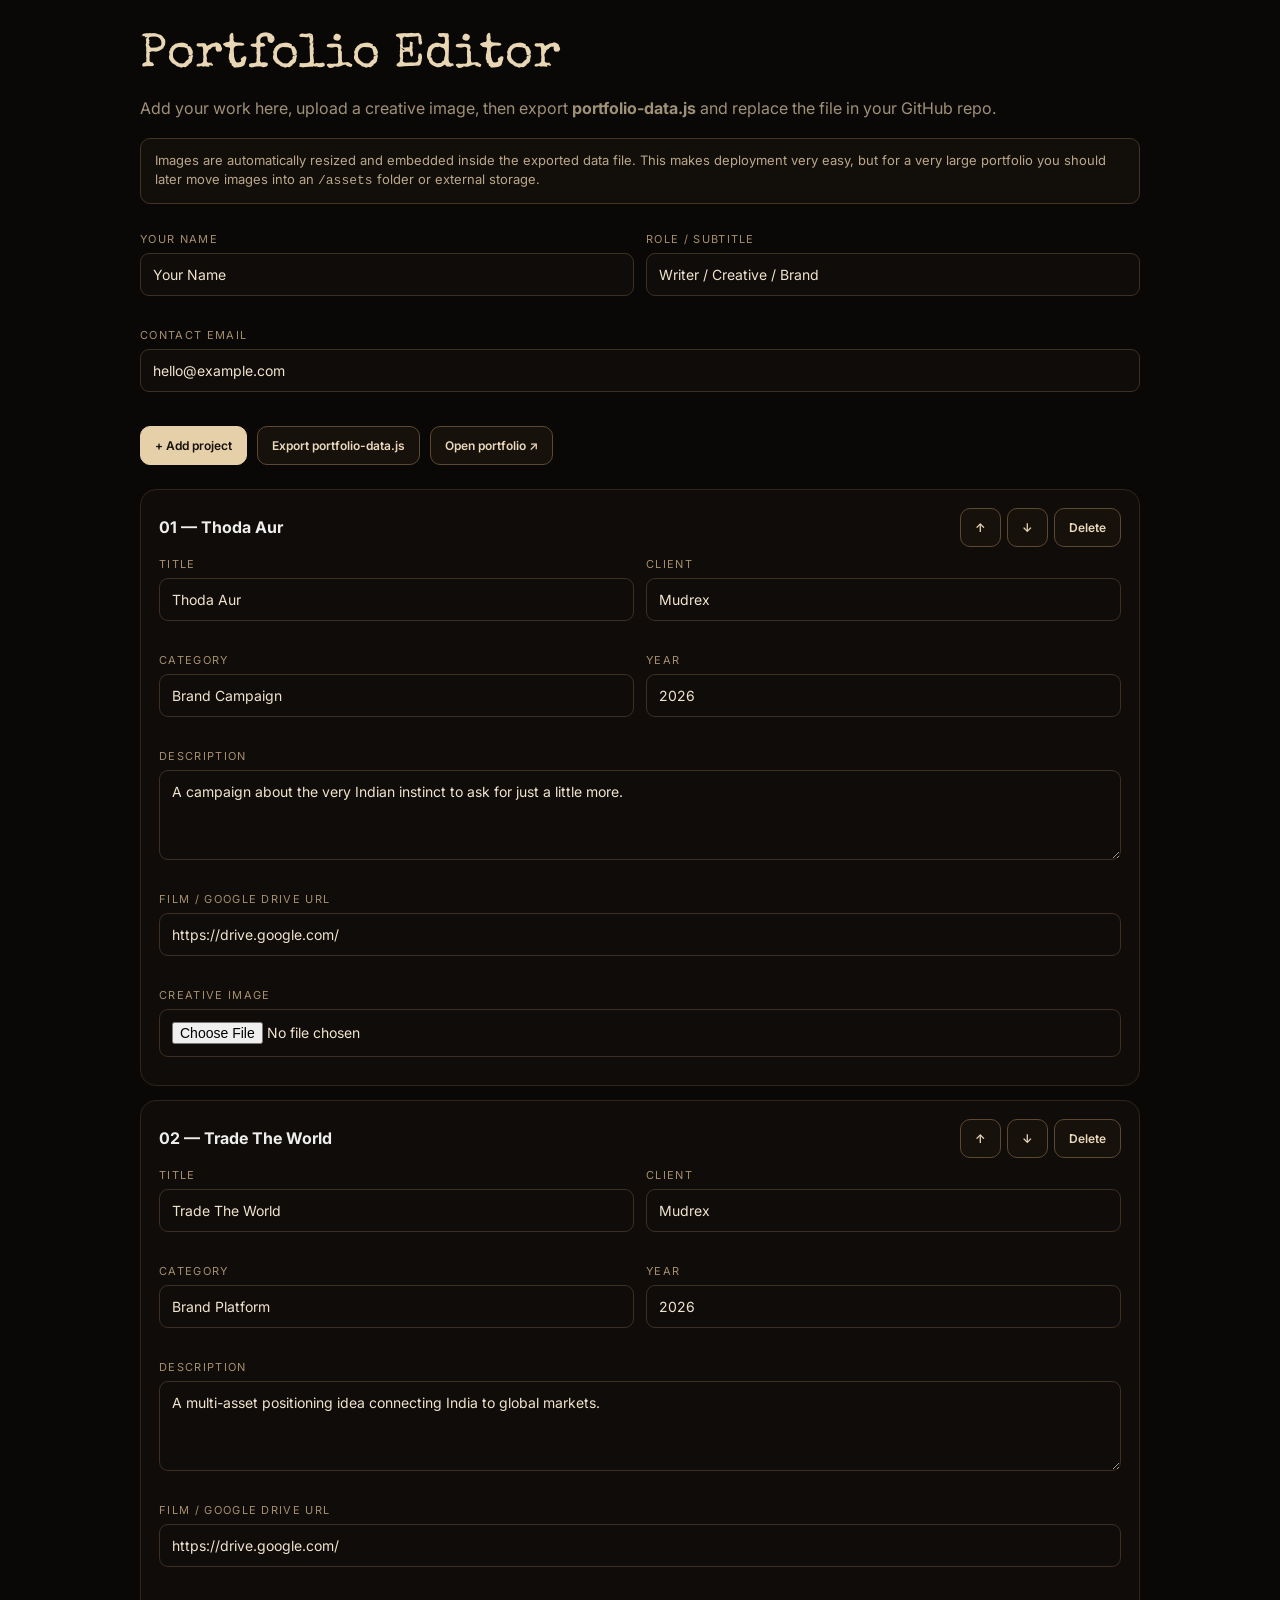
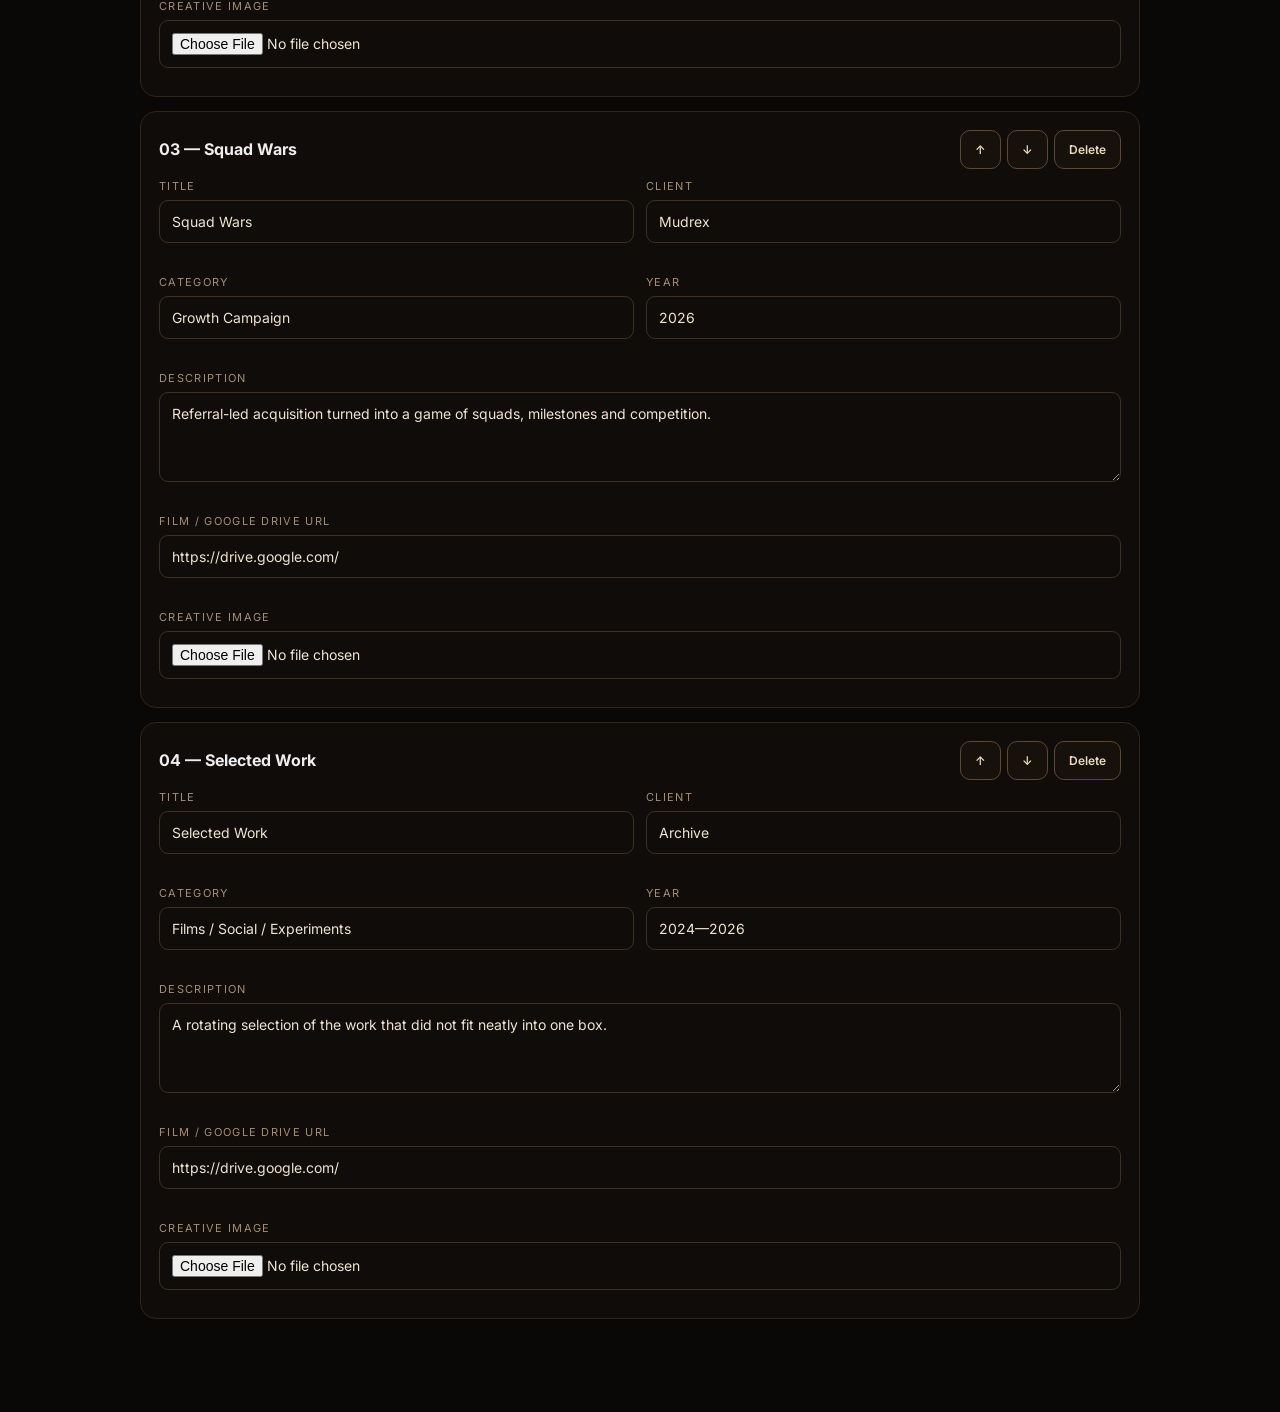
<file: admin.html>
<!doctype html><html lang="en"><head><meta charset="utf-8"><meta name="viewport" content="width=device-width,initial-scale=1"><title>Portfolio Editor</title><link rel="preconnect" href="https://fonts.googleapis.com"><link rel="preconnect" href="https://fonts.gstatic.com" crossorigin><link href="https://fonts.googleapis.com/css2?family=Inter:wght@400;500;600&family=Special+Elite&display=swap" rel="stylesheet"><style>
*{box-sizing:border-box}body{margin:0;background:#0a0806;color:#eee;font-family:Inter,system-ui,sans-serif}.wrap{max-width:1040px;margin:auto;padding:32px 20px 80px}h1{font:48px/1 "Special Elite",monospace;margin:0 0 8px;color:#e8d6b4}.muted{color:#9f9078;line-height:1.6}.toolbar{display:flex;gap:10px;flex-wrap:wrap;margin:24px 0}button,.btn{border:1px solid #5d4930;background:#17110c;color:#ead9bb;padding:11px 14px;border-radius:10px;cursor:pointer;text-decoration:none;font:600 12px Inter}.primary{background:#e6d0aa;color:#17110c;border-color:#e6d0aa}.grid{display:grid;grid-template-columns:1fr 1fr;gap:12px}.field{display:flex;flex-direction:column;gap:7px;margin:10px 0}.field.full{grid-column:1/-1}label{font-size:11px;letter-spacing:.12em;color:#a68f6e}input,textarea{width:100%;background:#100c09;border:1px solid #3d3023;border-radius:9px;color:#f0e4cf;padding:12px;font:14px Inter}textarea{min-height:90px;resize:vertical}.card{background:#0f0c09;border:1px solid #2f251b;border-radius:16px;padding:18px;margin:14px 0}.card-head{display:flex;justify-content:space-between;align-items:center;gap:10px}.card h3{margin:0;font-size:16px}.actions{display:flex;gap:6px}.thumb{margin-top:10px;max-width:220px;max-height:140px;border:1px solid #3a2c20;border-radius:8px}.note{padding:12px 14px;border:1px solid #433421;background:#120e0a;border-radius:10px;color:#bba88b;font-size:13px;line-height:1.5}@media(max-width:700px){.grid{grid-template-columns:1fr}.field.full{grid-column:auto}}
</style></head><body><div class="wrap"><h1>Portfolio Editor</h1><p class="muted">Add your work here, upload a creative image, then export <b>portfolio-data.js</b> and replace the file in your GitHub repo.</p><div class="note">Images are automatically resized and embedded inside the exported data file. This makes deployment very easy, but for a very large portfolio you should later move images into an <code>/assets</code> folder or external storage.</div><div class="grid" style="margin-top:18px"><div class="field"><label>YOUR NAME</label><input id="owner"></div><div class="field"><label>ROLE / SUBTITLE</label><input id="subtitle"></div><div class="field full"><label>CONTACT EMAIL</label><input id="contact" type="email"></div></div><div class="toolbar"><button class="primary" id="add">+ Add project</button><button id="export">Export portfolio-data.js</button><a class="btn" href="index.html">Open portfolio ↗</a></div><div id="projects"></div></div><script src="portfolio-data.js"></script><script>
let data=structuredClone(window.PORTFOLIO_DATA||{owner:'',subtitle:'',contact:'',projects:[]});const qs=s=>document.querySelector(s);qs('#owner').value=data.owner||'';qs('#subtitle').value=data.subtitle||'';qs('#contact').value=data.contact||'';
function esc(s=''){return s.replace(/[&<>\"]/g,m=>({'&':'&amp;','<':'&lt;','>':'&gt;','"':'&quot;'}[m]))}
function render(){const root=qs('#projects');root.innerHTML='';data.projects.forEach((p,i)=>{const c=document.createElement('div');c.className='card';c.innerHTML=`<div class="card-head"><h3>${String(i+1).padStart(2,'0')} — ${esc(p.title||'Untitled')}</h3><div class="actions"><button data-up="${i}">↑</button><button data-down="${i}">↓</button><button data-del="${i}">Delete</button></div></div><div class="grid"><div class="field"><label>TITLE</label><input data-k="title" data-i="${i}" value="${esc(p.title||'')}"></div><div class="field"><label>CLIENT</label><input data-k="client" data-i="${i}" value="${esc(p.client||'')}"></div><div class="field"><label>CATEGORY</label><input data-k="category" data-i="${i}" value="${esc(p.category||'')}"></div><div class="field"><label>YEAR</label><input data-k="year" data-i="${i}" value="${esc(p.year||'')}"></div><div class="field full"><label>DESCRIPTION</label><textarea data-k="description" data-i="${i}">${esc(p.description||'')}</textarea></div><div class="field full"><label>FILM / GOOGLE DRIVE URL</label><input data-k="playUrl" data-i="${i}" value="${esc(p.playUrl||'')}"></div><div class="field full"><label>CREATIVE IMAGE</label><input type="file" accept="image/*" data-file="${i}">${p.image?`<img class="thumb" src="${p.image}">`:''}</div></div>`;root.appendChild(c)});root.querySelectorAll('[data-k]').forEach(el=>el.oninput=()=>{data.projects[+el.dataset.i][el.dataset.k]=el.value;save()});root.querySelectorAll('[data-file]').forEach(el=>el.onchange=async()=>{const f=el.files[0];if(!f)return;data.projects[+el.dataset.file].image=await resizeImage(f,1600,.84);save();render()});root.querySelectorAll('[data-del]').forEach(b=>b.onclick=()=>{data.projects.splice(+b.dataset.del,1);save();render()});root.querySelectorAll('[data-up]').forEach(b=>b.onclick=()=>move(+b.dataset.up,-1));root.querySelectorAll('[data-down]').forEach(b=>b.onclick=()=>move(+b.dataset.down,1));}
function move(i,d){const j=i+d;if(j<0||j>=data.projects.length)return;[data.projects[i],data.projects[j]]=[data.projects[j],data.projects[i]];save();render()}
function save(){data.owner=qs('#owner').value;data.subtitle=qs('#subtitle').value;data.contact=qs('#contact').value;localStorage.setItem('portfolioDraft',JSON.stringify(data))}['owner','subtitle','contact'].forEach(id=>qs('#'+id).oninput=save);
const draft=localStorage.getItem('portfolioDraft');if(draft){try{data=JSON.parse(draft);qs('#owner').value=data.owner||'';qs('#subtitle').value=data.subtitle||'';qs('#contact').value=data.contact||''}catch(e){}}
qs('#add').onclick=()=>{data.projects.push({title:'New Project',client:'',category:'',year:new Date().getFullYear().toString(),description:'',image:'',playUrl:''});save();render()};
qs('#export').onclick=()=>{save();const blob=new Blob(['window.PORTFOLIO_DATA = '+JSON.stringify(data,null,2)+';'],{type:'text/javascript'});const a=document.createElement('a');a.href=URL.createObjectURL(blob);a.download='portfolio-data.js';a.click();setTimeout(()=>URL.revokeObjectURL(a.href),500)};
function resizeImage(file,max=1600,q=.84){return new Promise((res,rej)=>{const img=new Image();img.onload=()=>{let w=img.width,h=img.height;const r=Math.min(1,max/Math.max(w,h));w=Math.round(w*r);h=Math.round(h*r);const c=document.createElement('canvas');c.width=w;c.height=h;c.getContext('2d').drawImage(img,0,0,w,h);res(c.toDataURL('image/jpeg',q))};img.onerror=rej;img.src=URL.createObjectURL(file)})}
render();</script></body></html>
</file>
